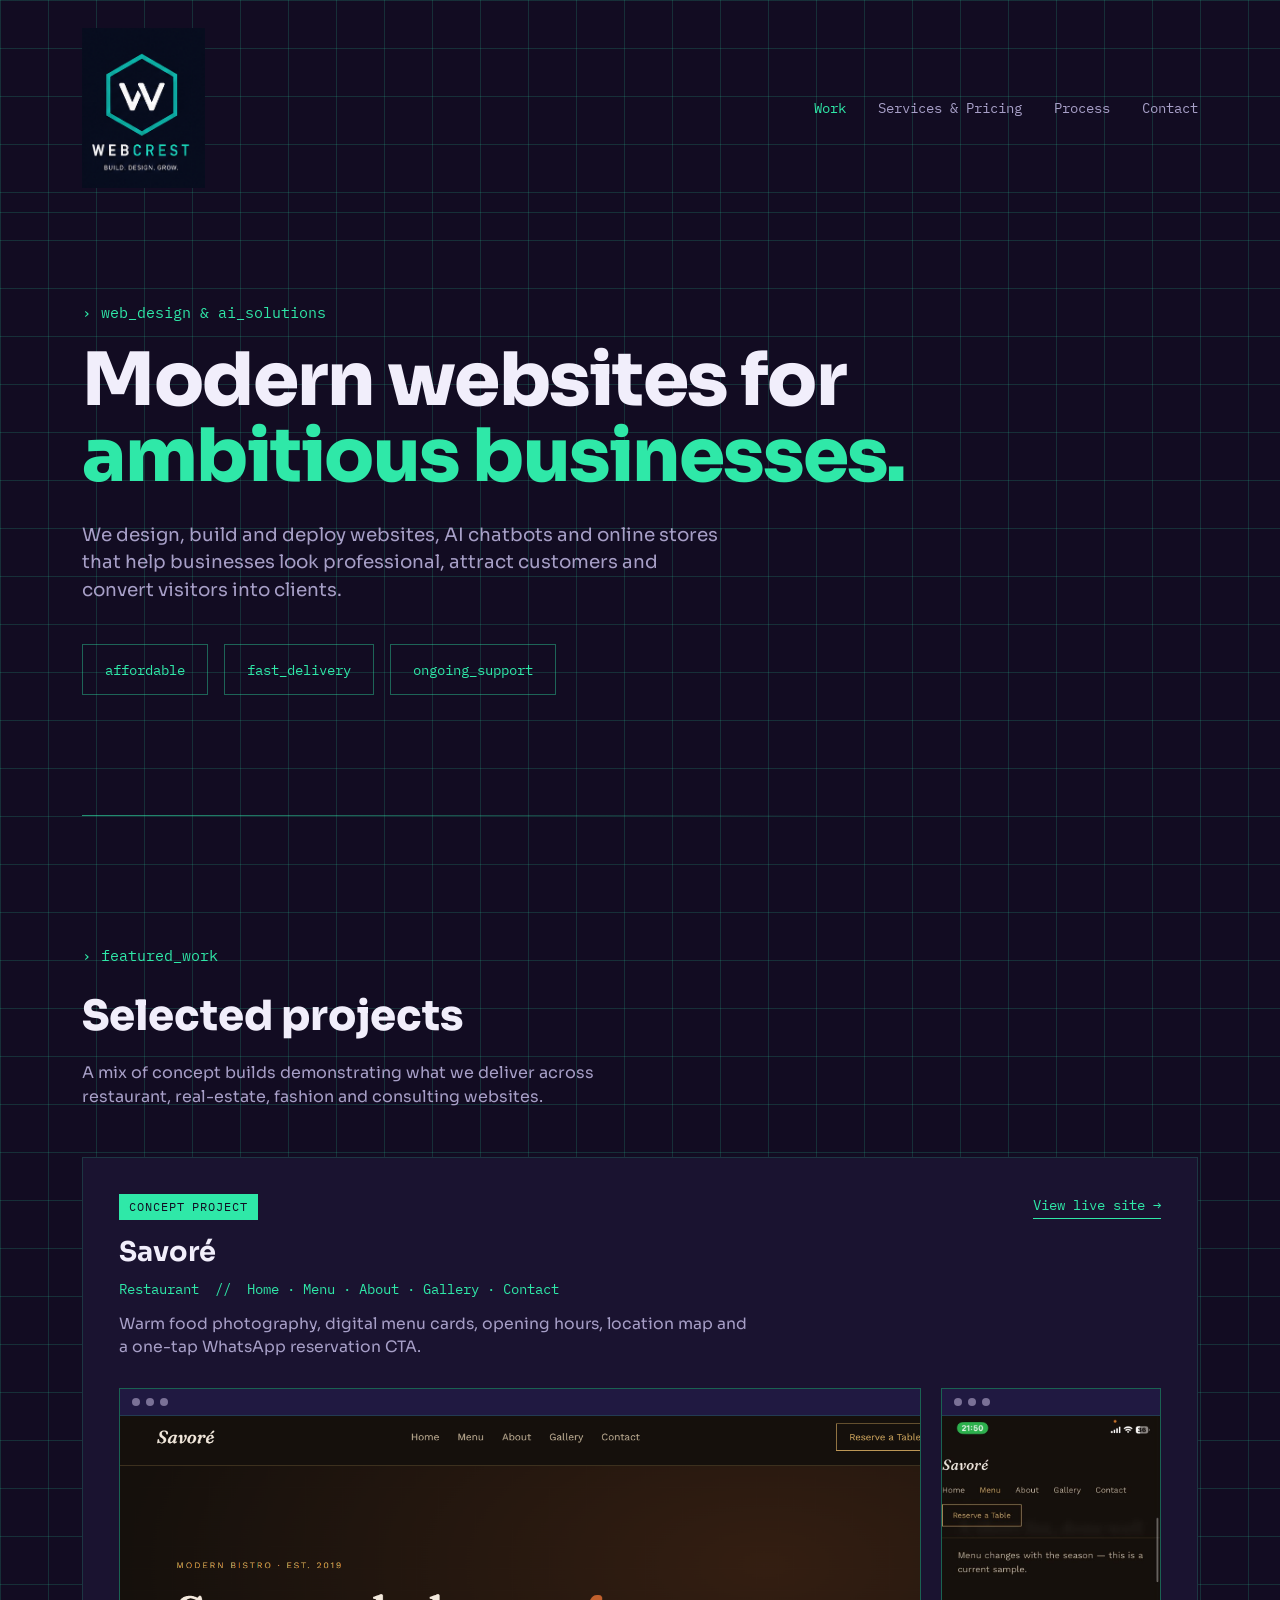
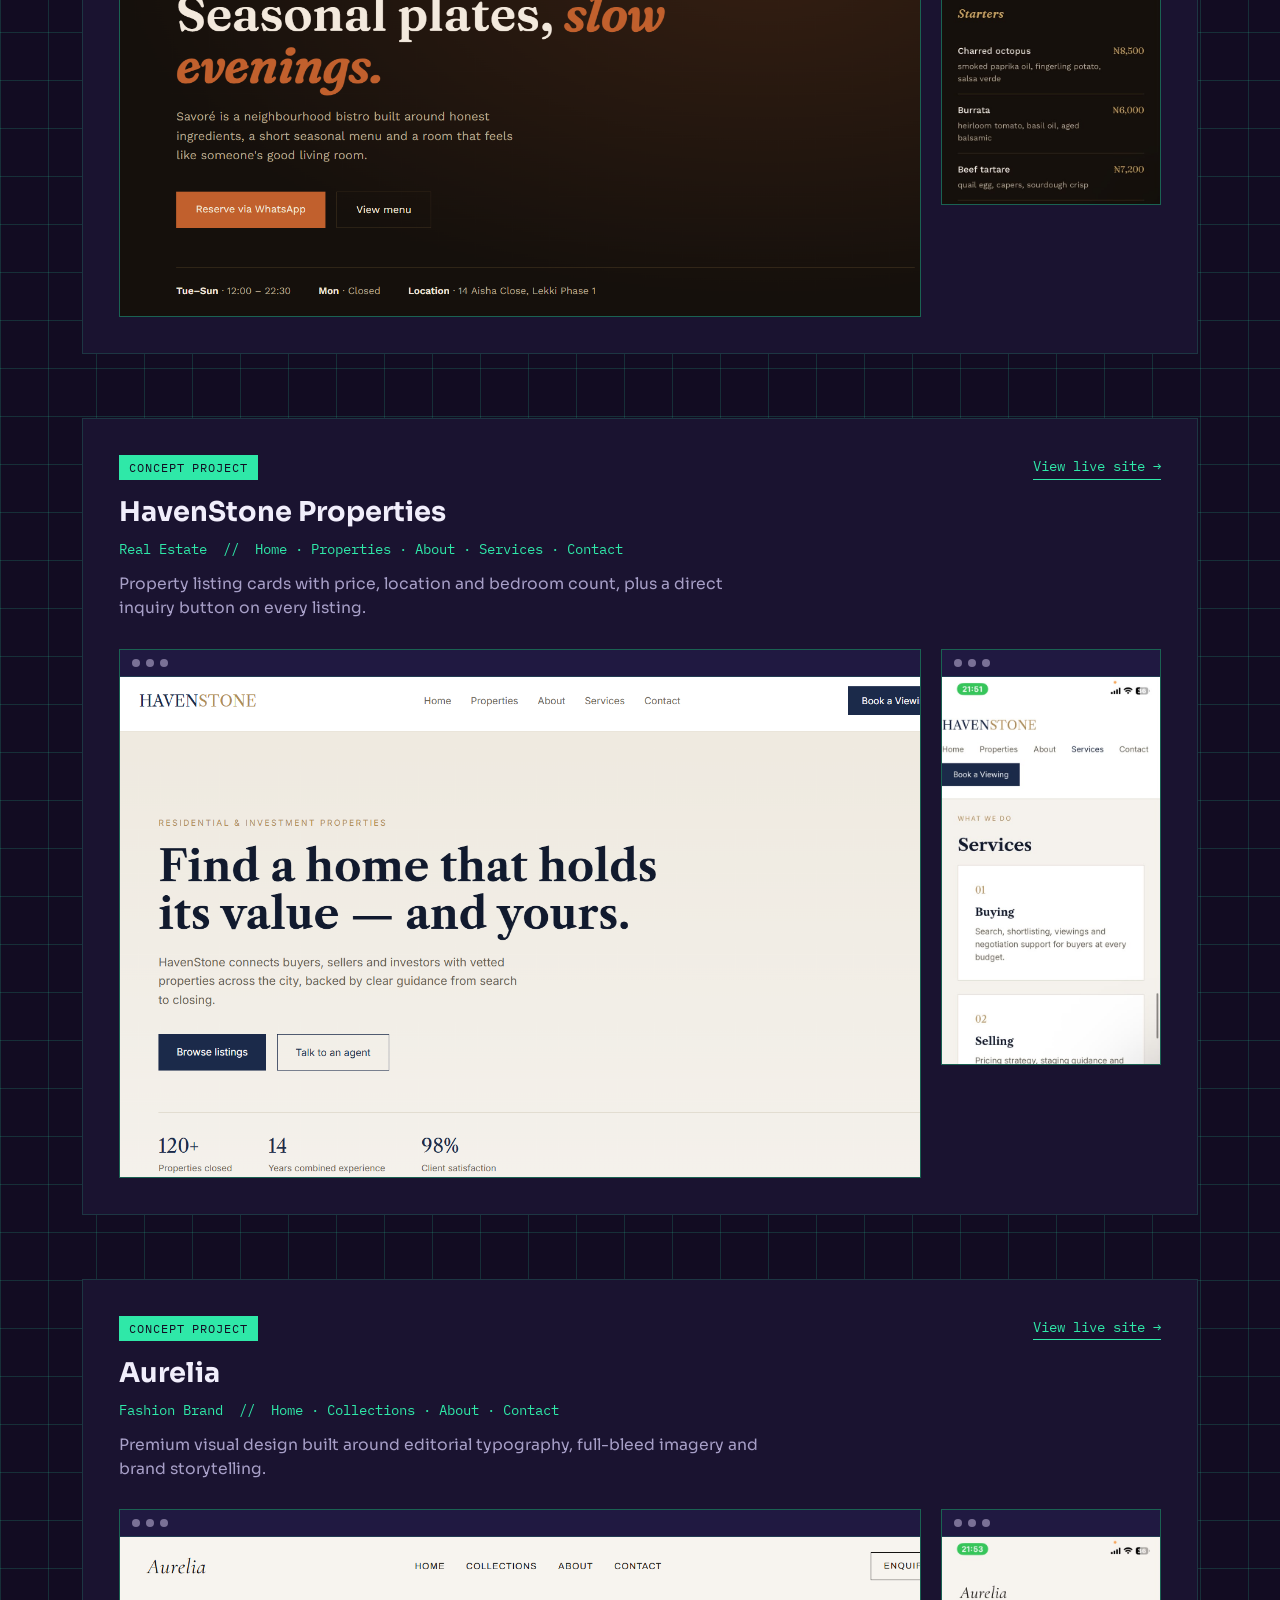
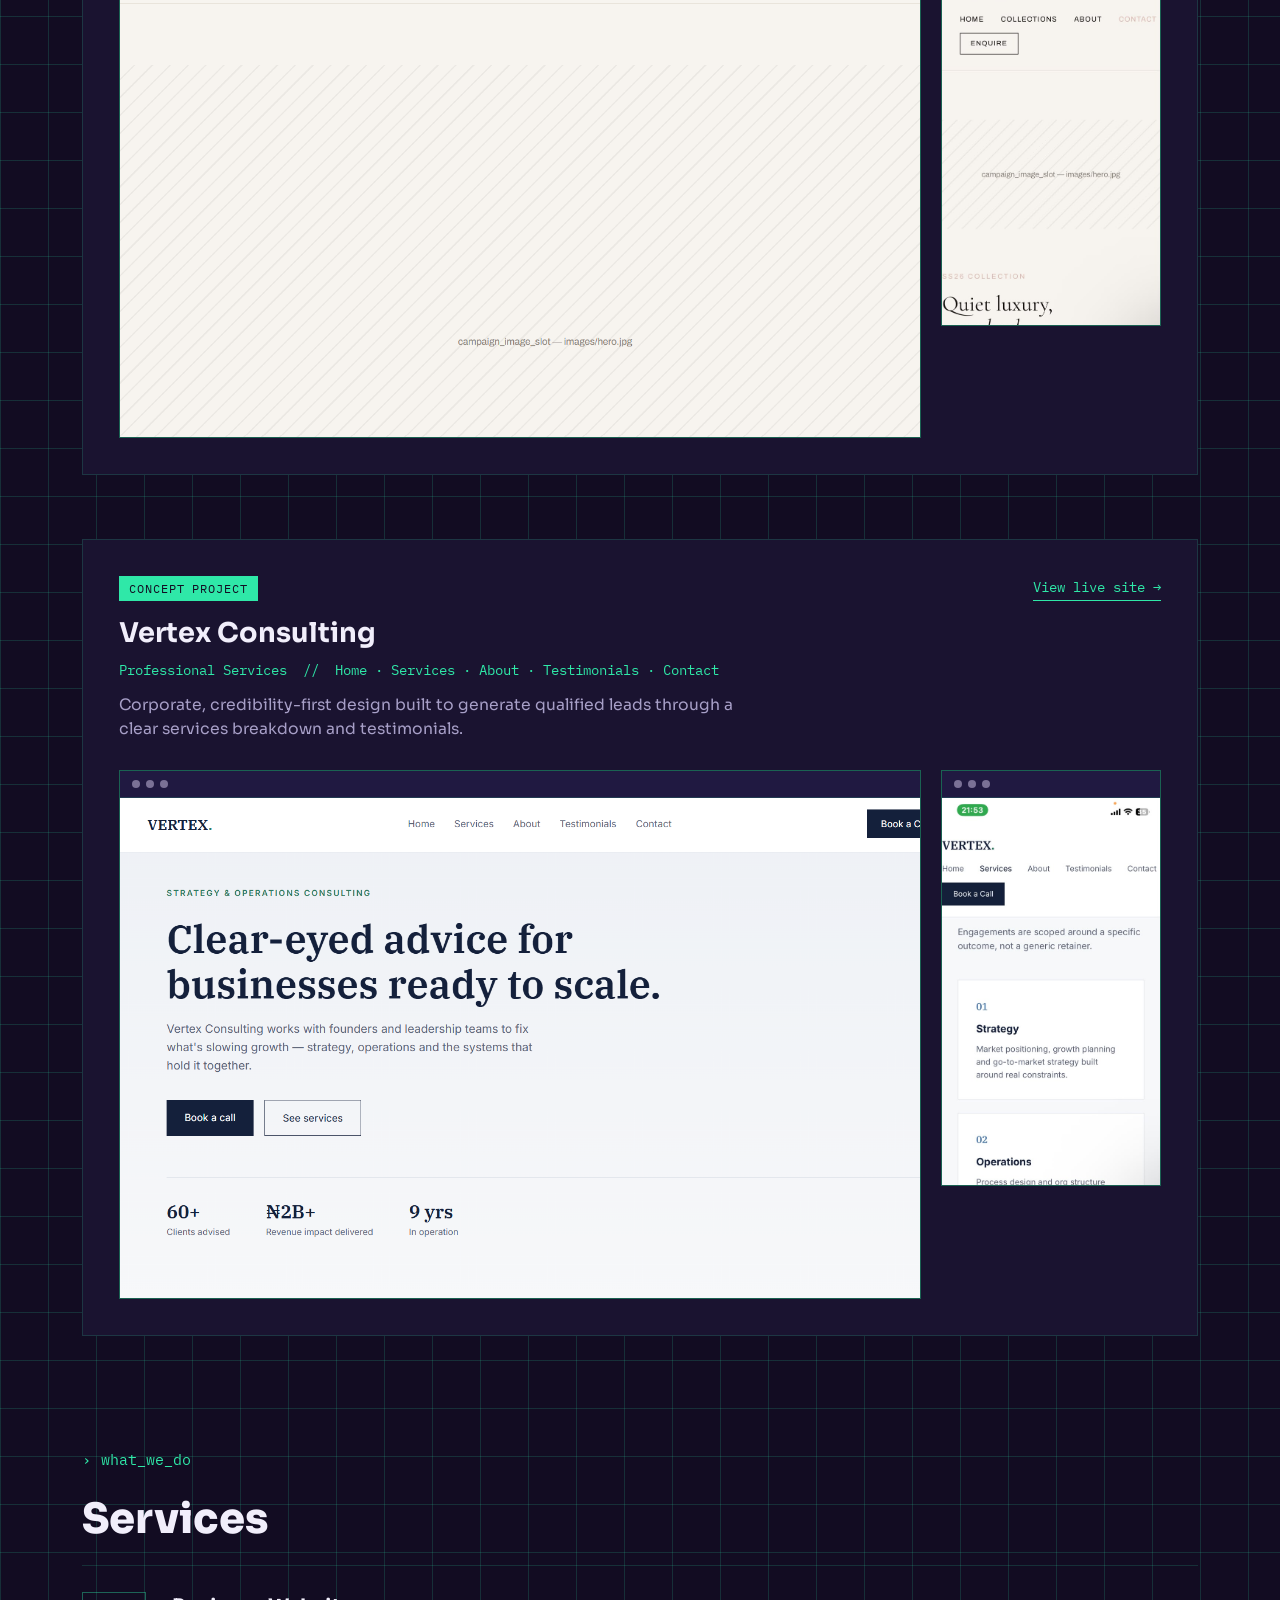
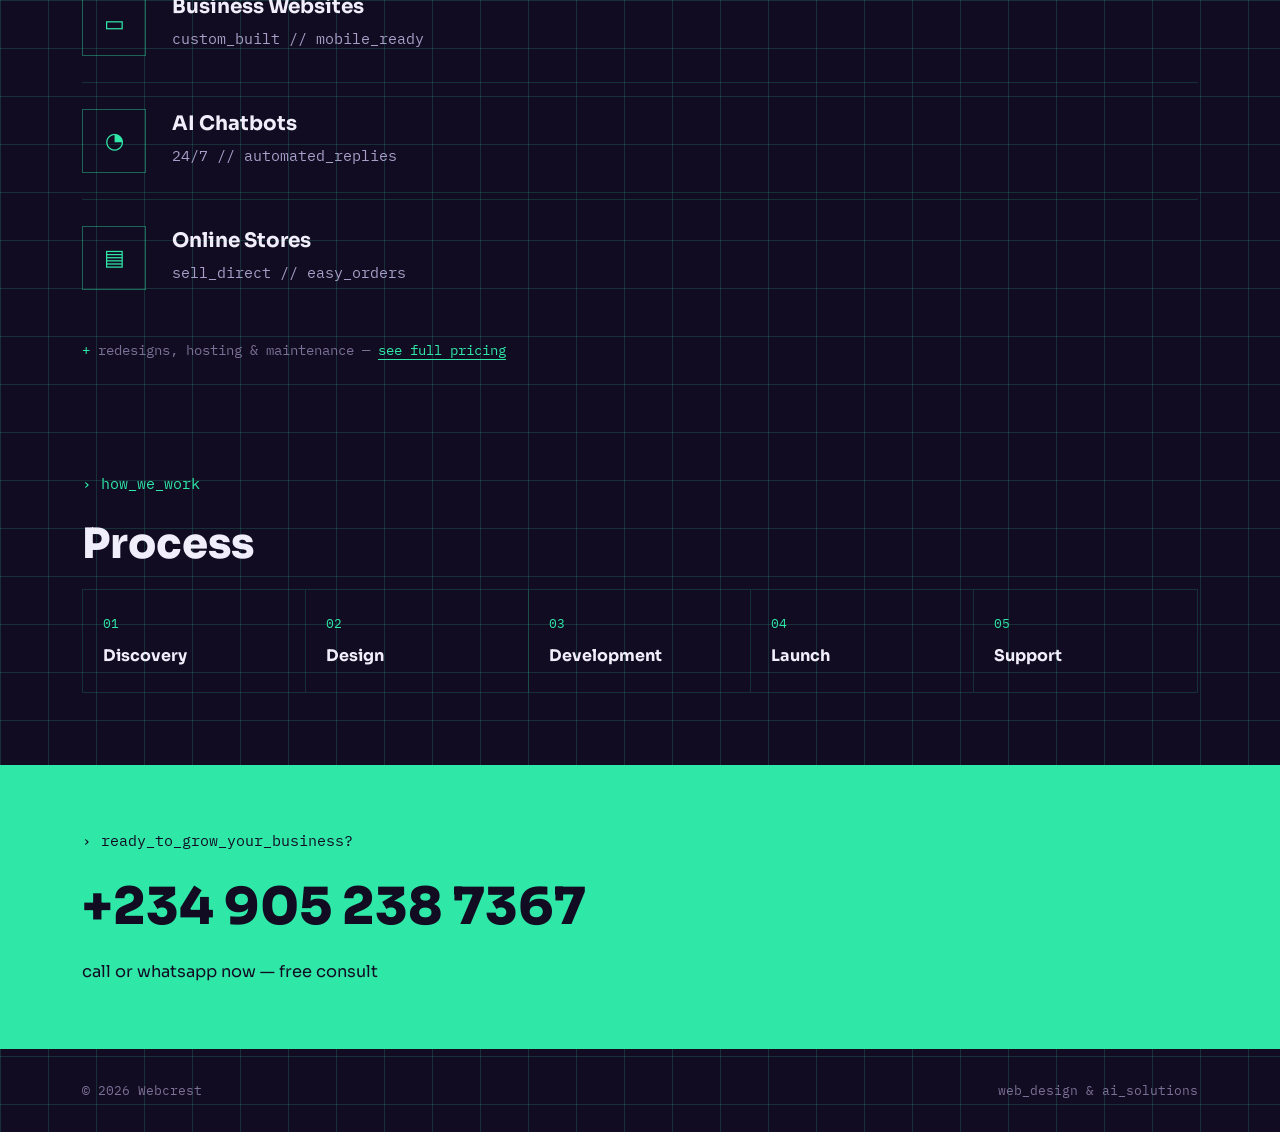
<file: index.html>
<!DOCTYPE html>
<html lang="en">
<head>
<meta charset="UTF-8">
<meta name="viewport" content="width=device-width, initial-scale=1.0">
<title>Webcrest — Modern Websites for Ambitious Businesses</title>
<link rel="stylesheet" href="style.css">
</head>
<body>

<header>
  <div class="wrap header-row">
    <div class="brand">
      <img src="./webcrest_logo_05-2.png"/>
      <!-- <div class="brand-mark">W</div>
      <div class="brand-name">WEBCREST</div> -->
    </div>
    <nav>
      <ul>
        <li><a href="index.html" class="active">Work</a></li>
        <li><a href="services.html">Services &amp; Pricing</a></li>
        <li><a href="#process">Process</a></li>
        <li><a href="#contact">Contact</a></li>
      </ul>
    </nav>
  </div>
</header>

<section class="hero">
  <div class="wrap">
    <p class="eyebrow">web_design &amp; ai_solutions</p>
    <h1>Modern websites for<br><span class="accent">ambitious businesses.</span></h1>
    <p class="sub">We design, build and deploy websites, AI chatbots and online stores that help
      businesses look professional, attract customers and convert visitors into clients.</p>
    <div class="pill-row">
      <span class="pill">affordable</span>
      <span class="pill">fast_delivery</span>
      <span class="pill">ongoing_support</span>
    </div>
  </div>
</section>

<div class="wrap"><div class="rule"></div></div>

<section id="work">
  <div class="wrap">
    <p class="eyebrow">featured_work</p>
    <h2 class="section-title">Selected projects</h2>
    <p class="section-sub">A mix of concept builds demonstrating what we deliver across restaurant,
      real-estate, fashion and consulting websites.</p>

    <div class="project-grid">

      <!-- PROJECT 1 — SAVORÉ -->
      <article class="project-card">
        <div class="project-head">
          <div>
            <span class="project-tag">Concept Project</span>
            <h3>Savoré</h3>
            <p class="project-type">Restaurant &nbsp;//&nbsp; Home · Menu · About · Gallery · Contact</p>
          </div>
          <!-- LINK SLOT: replace href with the live Netlify/custom domain URL once deployed -->
          <a href="https://savore-theta.vercel.app/" class="project-link" data-project="savore">View live site →</a>
        </div>
        <p class="project-desc">Warm food photography, digital menu cards, opening hours, location
          map and a one-tap WhatsApp reservation CTA.</p>
        <div class="shots">
          <div class="browser-frame">
            <div class="browser-bar"><span></span><span></span><span></span></div>
            <div class="shot-slot">
              <!-- SCREENSHOT SLOT (desktop): drop file at images/savore-desktop.jpg -->
              <img src="./Screenshot 2026-08-11 173336.png" alt="Savoré desktop screenshot"
                   onerror="this.style.display='none'; this.nextElementSibling.style.display='flex';">
              <span class="placeholder-label" style="display:flex;">desktop_preview<br>images/savore-desktop.jpg</span>
            </div>
          </div>
          <div class="browser-frame">
            <div class="browser-bar"><span></span><span></span><span></span></div>
            <div class="shot-slot mobile">
              <!-- SCREENSHOT SLOT (mobile): drop file at images/savore-mobile.jpg -->
              <img src="./WhatsApp Image 2026-08-11 at 9.54.19 PM (2).jpeg" alt="Savoré mobile screenshot"
                   onerror="this.style.display='none'; this.nextElementSibling.style.display='flex';">
              <span class="placeholder-label" style="display:flex;">mobile_preview<br>images/savore-mobile.jpg</span>
            </div>
          </div>
        </div>
      </article>

      <!-- PROJECT 2 — HAVENSTONE PROPERTIES -->
      <article class="project-card">
        <div class="project-head">
          <div>
            <span class="project-tag">Concept Project</span>
            <h3>HavenStone Properties</h3>
            <p class="project-type">Real Estate &nbsp;//&nbsp; Home · Properties · About · Services · Contact</p>
          </div>
          <a href="https://havenstone-real-estate.vercel.app/" class="project-link" data-project="havenstone">View live site →</a>
        </div>
        <p class="project-desc">Property listing cards with price, location and bedroom count, plus
          a direct inquiry button on every listing.</p>
        <div class="shots">
          <div class="browser-frame">
            <div class="browser-bar"><span></span><span></span><span></span></div>
            <div class="shot-slot">
              <img src="./Screenshot 2026-08-11 201450.png" alt="HavenStone Properties desktop screenshot"
                   onerror="this.style.display='none'; this.nextElementSibling.style.display='flex';">
              <span class="placeholder-label" style="display:flex;">desktop_preview<br>images/havenstone-desktop.jpg</span>
            </div>
          </div>
          <div class="browser-frame">
            <div class="browser-bar"><span></span><span></span><span></span></div>
            <div class="shot-slot mobile">
              <img src="./WhatsApp Image 2026-08-11 at 9.54.19 PM (1).jpeg" alt="HavenStone Properties mobile screenshot"
                   onerror="this.style.display='none'; this.nextElementSibling.style.display='flex';">
              <span class="placeholder-label" style="display:flex;">mobile_preview<br>images/havenstone-mobile.jpg</span>
            </div>
          </div>
        </div>
      </article>

      <!-- PROJECT 3 — AURELIA -->
      <article class="project-card">
        <div class="project-head">
          <div>
            <span class="project-tag">Concept Project</span>
            <h3>Aurelia</h3>
            <p class="project-type">Fashion Brand &nbsp;//&nbsp; Home · Collections · About · Contact</p>
          </div>
          <a href="https://aurelia-fashion-nu.vercel.app/" class="project-link" data-project="aurelia">View live site →</a>
        </div>
        <p class="project-desc">Premium visual design built around editorial typography, full-bleed
          imagery and brand storytelling.</p>
        <div class="shots">
          <div class="browser-frame">
            <div class="browser-bar"><span></span><span></span><span></span></div>
            <div class="shot-slot">
              <img src="./Screenshot 2026-08-11 201401.png" alt="Aurelia desktop screenshot"
                   onerror="this.style.display='none'; this.nextElementSibling.style.display='flex';">
              <span class="placeholder-label" style="display:flex;">desktop_preview<br>images/aurelia-desktop.jpg</span>
            </div>
          </div>
          <div class="browser-frame">
            <div class="browser-bar"><span></span><span></span><span></span></div>
            <div class="shot-slot mobile">
              <img src="./WhatsApp Image 2026-08-11 at 9.54.19 PM.jpeg" alt="Aurelia mobile screenshot"
                   onerror="this.style.display='none'; this.nextElementSibling.style.display='flex';">
              <span class="placeholder-label" style="display:flex;">mobile_preview<br>images/aurelia-mobile.jpg</span>
            </div>
          </div>
        </div>
      </article>

      <!-- PROJECT 4 — VERTEX CONSULTING -->
      <article class="project-card">
        <div class="project-head">
          <div>
            <span class="project-tag">Concept Project</span>
            <h3>Vertex Consulting</h3>
            <p class="project-type">Professional Services &nbsp;//&nbsp; Home · Services · About · Testimonials · Contact</p>
          </div>
          <a href="https://vertex-consulting-lime.vercel.app/" class="project-link" data-project="vertex">View live site →</a>
        </div>
        <p class="project-desc">Corporate, credibility-first design built to generate qualified
          leads through a clear services breakdown and testimonials.</p>
        <div class="shots">
          <div class="browser-frame">
            <div class="browser-bar"><span></span><span></span><span></span></div>
            <div class="shot-slot">
              <img src="./Screenshot 2026-08-11 201127.png" alt="Vertex Consulting desktop screenshot"
                   onerror="this.style.display='none'; this.nextElementSibling.style.display='flex';">
              <span class="placeholder-label" style="display:flex;">desktop_preview<br>images/vertex-desktop.jpg</span>
            </div>
          </div>
          <div class="browser-frame">
            <div class="browser-bar"><span></span><span></span><span></span></div>
            <div class="shot-slot mobile">
              <img src="./WhatsApp Image 2026-08-11 at 9.54.18 PM.jpeg" alt="Vertex Consulting mobile screenshot"
                   onerror="this.style.display='none'; this.nextElementSibling.style.display='flex';">
              <span class="placeholder-label" style="display:flex;">mobile_preview<br>images/vertex-mobile.jpg</span>
            </div>
          </div>
        </div>
      </article>

    </div>
  </div>
</section>

<section id="services-preview" class="tight">
  <div class="wrap">
    <p class="eyebrow">what_we_do</p>
    <h2 class="section-title">Services</h2>

    <div class="service-row">
      <div class="service-icon">▭</div>
      <div>
        <h3>Business Websites</h3>
        <p>custom_built // mobile_ready</p>
      </div>
    </div>
    <div class="service-row">
      <div class="service-icon">◔</div>
      <div>
        <h3>AI Chatbots</h3>
        <p>24/7 // automated_replies</p>
      </div>
    </div>
    <div class="service-row">
      <div class="service-icon">▤</div>
      <div>
        <h3>Online Stores</h3>
        <p>sell_direct // easy_orders</p>
      </div>
    </div>

    <p class="note-line" style="margin-top:24px;"><span class="plus">+</span> redesigns, hosting &amp; maintenance — <a href="services.html" style="color:var(--mint); border-bottom:1px solid var(--mint);">see full pricing</a></p>
  </div>
</section>

<section id="process">
  <div class="wrap">
    <p class="eyebrow">how_we_work</p>
    <h2 class="section-title">Process</h2>
    <div class="process-row">
      <div class="process-step"><span class="num">01</span><h4>Discovery</h4></div>
      <div class="process-step"><span class="num">02</span><h4>Design</h4></div>
      <div class="process-step"><span class="num">03</span><h4>Development</h4></div>
      <div class="process-step"><span class="num">04</span><h4>Launch</h4></div>
      <div class="process-step"><span class="num">05</span><h4>Support</h4></div>
    </div>
  </div>
</section>

<section class="cta-band" id="contact">
  <div class="wrap">
    <p class="eyebrow">ready_to_grow_your_business?</p>
    <a class="cta-phone-link" href="tel:+2349052387367"><div class="cta-phone">+234 905 238 7367</div></a>
    <p class="note">call or whatsapp now — free consult</p>
  </div>
</section>

<footer>
  <div class="wrap footer-row" style="display:flex; justify-content:space-between; width:100%;">
    <span>© 2026 Webcrest</span>
    <span>web_design &amp; ai_solutions</span>
  </div>
</footer>

</body>
</html>
</file>
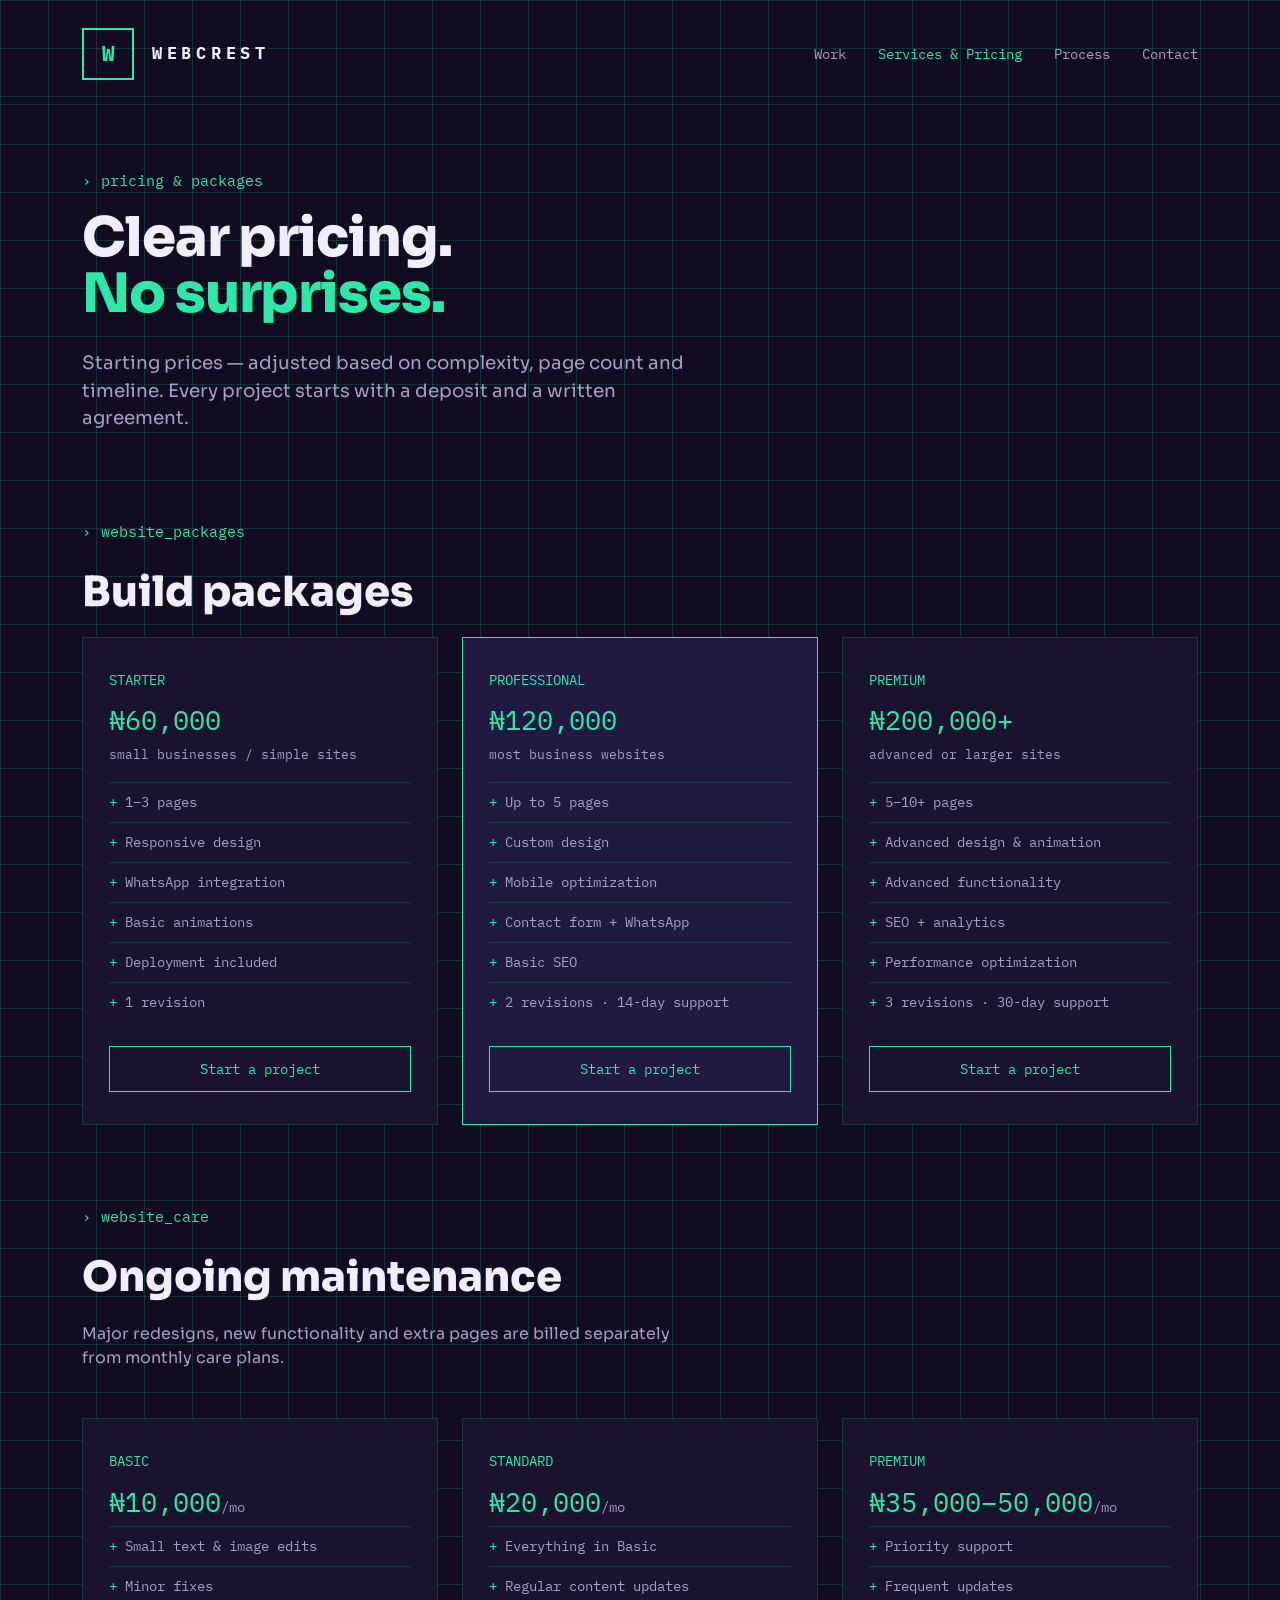
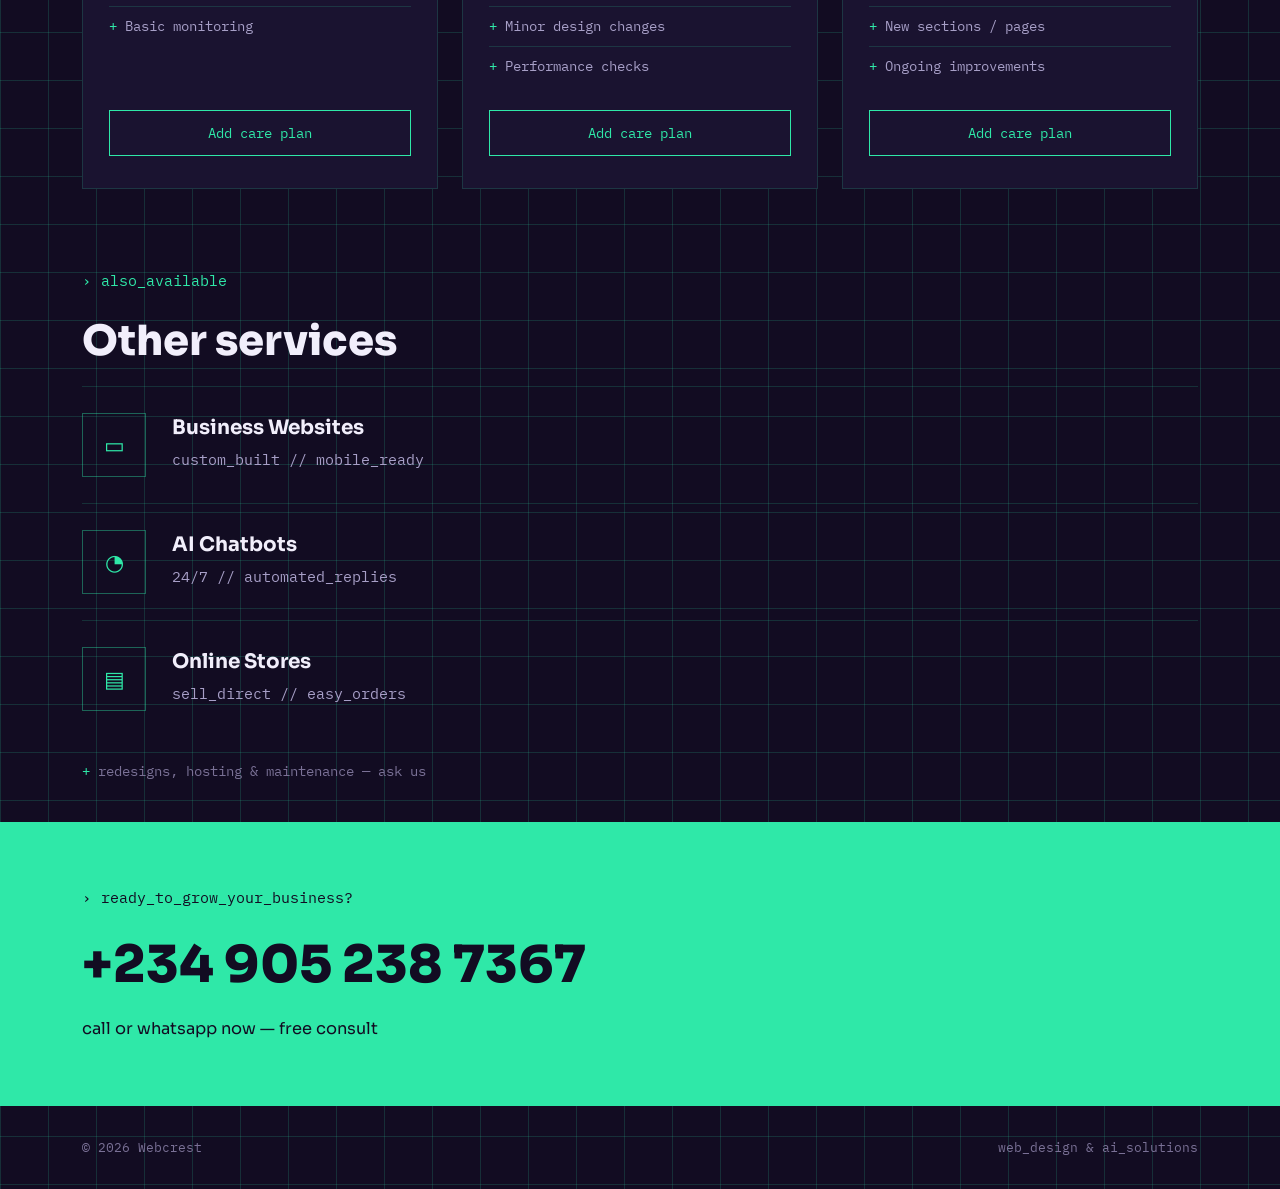
<file: services.html>
<!DOCTYPE html>
<html lang="en">
<head>
<meta charset="UTF-8">
<meta name="viewport" content="width=device-width, initial-scale=1.0">
<title>Webcrest — Services &amp; Pricing</title>
<link rel="stylesheet" href="style.css">
</head>
<body>

<header>
  <div class="wrap header-row">
    <div class="brand">
      <div class="brand-mark">W</div>
      <div class="brand-name">WEBCREST</div>
    </div>
    <nav>
      <ul>
        <li><a href="index.html">Work</a></li>
        <li><a href="services.html" class="active">Services &amp; Pricing</a></li>
        <li><a href="index.html#process">Process</a></li>
        <li><a href="#contact">Contact</a></li>
      </ul>
    </nav>
  </div>
</header>

<section class="hero" style="padding:64px 0 48px;">
  <div class="wrap">
    <p class="eyebrow">pricing &amp; packages</p>
    <h1 style="font-size:clamp(2.2rem,5vw,3.4rem);">Clear pricing.<br><span class="accent">No surprises.</span></h1>
    <p class="sub">Starting prices — adjusted based on complexity, page count and timeline.
      Every project starts with a deposit and a written agreement.</p>
  </div>
</section>

<section class="tight" id="packages">
  <div class="wrap">
    <p class="eyebrow">website_packages</p>
    <h2 class="section-title">Build packages</h2>

    <div class="price-grid">

      <div class="price-card">
        <span class="project-type">STARTER</span>
        <div class="price">₦60,000</div>
        <p class="best-for">small businesses / simple sites</p>
        <ul>
          <li>1–3 pages</li>
          <li>Responsive design</li>
          <li>WhatsApp integration</li>
          <li>Basic animations</li>
          <li>Deployment included</li>
          <li>1 revision</li>
        </ul>
        <a href="tel:+2349052387367" class="price-cta">Start a project</a>
      </div>

      <div class="price-card featured">
        <span class="project-type">PROFESSIONAL</span>
        <div class="price">₦120,000</div>
        <p class="best-for">most business websites</p>
        <ul>
          <li>Up to 5 pages</li>
          <li>Custom design</li>
          <li>Mobile optimization</li>
          <li>Contact form + WhatsApp</li>
          <li>Basic SEO</li>
          <li>2 revisions · 14-day support</li>
        </ul>
        <a href="tel:+2349052387367" class="price-cta">Start a project</a>
      </div>

      <div class="price-card">
        <span class="project-type">PREMIUM</span>
        <div class="price">₦200,000+</div>
        <p class="best-for">advanced or larger sites</p>
        <ul>
          <li>5–10+ pages</li>
          <li>Advanced design &amp; animation</li>
          <li>Advanced functionality</li>
          <li>SEO + analytics</li>
          <li>Performance optimization</li>
          <li>3 revisions · 30-day support</li>
        </ul>
        <a href="https://wa.me/2349052387367" class="price-cta">Start a project</a>
      </div>

    </div>
  </div>
</section>

<section class="tight" id="care">
  <div class="wrap">
    <p class="eyebrow">website_care</p>
    <h2 class="section-title">Ongoing maintenance</h2>
    <p class="section-sub">Major redesigns, new functionality and extra pages are billed separately
      from monthly care plans.</p>

    <div class="price-grid">

      <div class="price-card">
        <span class="project-type">BASIC</span>
        <div class="price">₦10,000<small>/mo</small></div>
        <ul>
          <li>Small text &amp; image edits</li>
          <li>Minor fixes</li>
          <li>Basic monitoring</li>
        </ul>
        <a href="https://wa.me/2349052387367" class="price-cta">Add care plan</a>
      </div>

      <div class="price-card">
        <span class="project-type">STANDARD</span>
        <div class="price">₦20,000<small>/mo</small></div>
        <ul>
          <li>Everything in Basic</li>
          <li>Regular content updates</li>
          <li>Minor design changes</li>
          <li>Performance checks</li>
        </ul>
        <a href="tel:+2349052387367" class="price-cta">Add care plan</a>
      </div>

      <div class="price-card">
        <span class="project-type">PREMIUM</span>
        <div class="price">₦35,000–50,000<small>/mo</small></div>
        <ul>
          <li>Priority support</li>
          <li>Frequent updates</li>
          <li>New sections / pages</li>
          <li>Ongoing improvements</li>
        </ul>
        <a href="https://wa.me/2349052387367" class="price-cta">Add care plan</a>
      </div>

    </div>
  </div>
</section>

<section class="tight" id="other-services">
  <div class="wrap">
    <p class="eyebrow">also_available</p>
    <h2 class="section-title">Other services</h2>
    <div class="service-row">
      <div class="service-icon">▭</div>
      <div><h3>Business Websites</h3><p>custom_built // mobile_ready</p></div>
    </div>
    <div class="service-row">
      <div class="service-icon">◔</div>
      <div><h3>AI Chatbots</h3><p>24/7 // automated_replies</p></div>
    </div>
    <div class="service-row">
      <div class="service-icon">▤</div>
      <div><h3>Online Stores</h3><p>sell_direct // easy_orders</p></div>
    </div>
    <p class="note-line" style="margin-top:24px;"><span class="plus">+</span> redesigns, hosting &amp; maintenance — ask us</p>
  </div>
</section>

<section class="cta-band" id="contact">
  <div class="wrap">
    <p class="eyebrow">ready_to_grow_your_business?</p>
    <a class="cta-phone-link" href="https://wa.me/2349052387367"><div class="cta-phone">+234 905 238 7367</div></a>
    <p class="note">call or whatsapp now — free consult</p>
  </div>
</section>

<footer>
  <div class="wrap footer-row" style="display:flex; justify-content:space-between; width:100%;">
    <span>© 2026 Webcrest</span>
    <span>web_design &amp; ai_solutions</span>
  </div>
</footer>

</body>
</html>
</file>
<file: style.css>
/* ===========================================================
   WEBCREST — shared design tokens & styles
   Palette: deep navy/violet bg, mint-green accent, terminal motif
   =========================================================== */

@import url('https://fonts.googleapis.com/css2?family=IBM+Plex+Mono:wght@400;500;600;700&family=Sora:wght@400;600;700;800&display=swap');

:root{
  --bg:            #120C22;
  --bg-panel:      #1A1330;
  --bg-panel-2:    #201941;
  --line:          rgba(47, 232, 168, 0.16);
  --line-strong:   rgba(47, 232, 168, 0.4);
  --mint:          #2FE8A8;
  --mint-strong:   #1BFFB0;
  --text:          #F1EEFB;
  --text-muted:    #A79FC7;
  --text-dim:      #7A7196;
  --radius:        2px;
  --maxw:          1180px;
  --serial-font:   'IBM Plex Mono', monospace;
  --display-font:  'Sora', sans-serif;
}

*{ box-sizing:border-box; margin:0; padding:0; }

html{ scroll-behavior:smooth; }

body{
  background:
    linear-gradient(var(--line) 1px, transparent 1px) 0 0/48px 48px,
    linear-gradient(90deg, var(--line) 1px, transparent 1px) 0 0/48px 48px,
    var(--bg);
  color:var(--text);
  font-family:var(--display-font);
  line-height:1.5;
  -webkit-font-smoothing:antialiased;
}

a{ color:inherit; text-decoration:none; }
img{ max-width:100%; display:block; }
ul{ list-style:none; }

.mono{ font-family:var(--serial-font); }

.wrap{
  max-width:var(--maxw);
  margin:0 auto;
  padding:0 32px;
}

/* focus visibility */
a:focus-visible, button:focus-visible{
  outline:2px solid var(--mint);
  outline-offset:3px;
}

@media (prefers-reduced-motion: reduce){
  *{ animation:none !important; transition:none !important; }
}

/* ---------- header ---------- */
header{
  padding:28px 0 24px;
  border-bottom:1px solid var(--line);
}
.header-row{
  display:flex;
  align-items:center;
  justify-content:space-between;
  gap:24px;
  flex-wrap:wrap;
}
.brand{
  display:flex;
  align-items:center;
  gap:18px;
}
.brand-mark{
  width:52px; height:52px;
  border:2px solid var(--mint);
  display:flex; align-items:center; justify-content:center;
  font-family:var(--serial-font);
  font-weight:700;
  font-size:1.3rem;
  color:var(--mint);
  flex-shrink:0;
}

.brand img{
  height: 10em;
  width:auto;
  display:block;
}
.brand-name{
  font-family:var(--serial-font);
  font-weight:700;
  letter-spacing:0.28em;
  font-size:1.05rem;
}
nav ul{
  display:flex;
  gap:32px;
  font-family:var(--serial-font);
  font-size:0.85rem;
  color:var(--text-muted);
}
nav a:hover, nav a.active{ color:var(--mint); }

/* ---------- eyebrow / section labels ---------- */
.eyebrow{
  display:flex;
  align-items:center;
  gap:10px;
  font-family:var(--serial-font);
  color:var(--mint);
  font-size:0.95rem;
  margin-bottom:18px;
}
.eyebrow::before{ content:"›"; }

/* ---------- hero ---------- */
.hero{ padding:88px 0 64px; }
.hero h1{
  font-family:var(--display-font);
  font-weight:800;
  font-size:clamp(2.6rem, 6vw, 4.6rem);
  line-height:1.04;
  letter-spacing:-0.02em;
}
.hero h1 .accent{ color:var(--mint); }
.hero .sub{
  margin-top:26px;
  max-width:640px;
  color:var(--text-muted);
  font-size:1.15rem;
}
.pill-row{
  display:flex; flex-wrap:wrap;
  gap:16px;
  margin-top:40px;
}
.pill{
  border:1px solid var(--line-strong);
  padding:14px 22px;
  font-family:var(--serial-font);
  color:var(--mint);
  font-size:0.9rem;
}

.rule{
  height:1px;
  background:linear-gradient(90deg, var(--mint), transparent 70%);
  margin:56px 0;
  opacity:0.6;
}

/* ---------- generic section ---------- */
section{ padding:72px 0; }
section.tight{ padding:40px 0; }
h2.section-title{
  font-family:var(--display-font);
  font-weight:800;
  font-size:clamp(1.9rem, 3.4vw, 2.6rem);
  margin-bottom:14px;
}
.section-sub{
  color:var(--text-muted);
  max-width:600px;
  margin-bottom:48px;
}

/* ---------- service list (index page) ---------- */
.service-row{
  display:flex;
  gap:26px;
  align-items:flex-start;
  padding:26px 0;
  border-top:1px solid var(--line);
}
.service-row:last-child{ border-bottom:1px solid var(--line); }
.service-icon{
  width:64px; height:64px;
  border:1px solid var(--line-strong);
  flex-shrink:0;
  display:flex; align-items:center; justify-content:center;
  color:var(--mint);
  font-size:1.4rem;
}
.service-row h3{ font-size:1.25rem; margin-bottom:6px; }
.service-row p{
  font-family:var(--serial-font);
  color:var(--text-muted);
  font-size:0.92rem;
}

/* ---------- project cards (portfolio) ---------- */
.project-grid{
  display:grid;
  grid-template-columns:1fr;
  gap:64px;
}
.project-card{
  border:1px solid var(--line);
  background:var(--bg-panel);
  padding:36px;
}
.project-head{
  display:flex;
  justify-content:space-between;
  align-items:flex-start;
  flex-wrap:wrap;
  gap:16px;
  margin-bottom:8px;
}
.project-tag{
  display:inline-block;
  font-family:var(--serial-font);
  font-size:0.72rem;
  letter-spacing:0.08em;
  color:var(--bg);
  background:var(--mint);
  padding:4px 10px;
  margin-bottom:12px;
  text-transform:uppercase;
}
.project-card h3{
  font-size:1.7rem;
  margin-bottom:6px;
}
.project-type{
  font-family:var(--serial-font);
  color:var(--mint);
  font-size:0.85rem;
}
.project-desc{
  color:var(--text-muted);
  max-width:640px;
  margin:14px 0 28px;
  font-size:0.98rem;
}
.project-link{
  font-family:var(--serial-font);
  color:var(--mint);
  font-size:0.9rem;
  border-bottom:1px solid var(--mint);
  padding-bottom:2px;
}
.project-link:hover{ color:var(--mint-strong); border-color:var(--mint-strong); }

/* screenshot mock frames */
.shots{
  display:grid;
  grid-template-columns:1fr 220px;
  gap:20px;
  align-items:start;
}
@media (max-width:640px){
  .shots{ grid-template-columns:1fr; }
}

.browser-frame{
  border:1px solid var(--line-strong);
  background:#0D0919;
  overflow:hidden;
}
.browser-bar{
  display:flex;
  gap:6px;
  padding:9px 12px;
  border-bottom:1px solid var(--line);
  background:var(--bg-panel-2);
}
.browser-bar span{
  width:8px; height:8px; border-radius:50%;
  background:var(--text-dim);
}
.shot-slot{
  aspect-ratio:16/10;
  position:relative;
  background:
    repeating-linear-gradient(135deg, rgba(47,232,168,0.05) 0 2px, transparent 2px 14px);
  display:flex;
  align-items:center;
  justify-content:center;
}
.shot-slot.mobile{ aspect-ratio:9/16; }
.shot-slot img{
  position:absolute; inset:0;
  width:100%; height:100%;
  object-fit:cover; object-position:top;
}
.shot-slot .placeholder-label{
  font-family:var(--serial-font);
  color:var(--text-dim);
  font-size:0.75rem;
  text-align:center;
  padding:0 16px;
}

/* ---------- pricing cards ---------- */
.price-grid{
  display:grid;
  grid-template-columns:repeat(auto-fit, minmax(250px, 1fr));
  gap:24px;
}
.price-card{
  border:1px solid var(--line);
  background:var(--bg-panel);
  padding:32px 26px;
  display:flex;
  flex-direction:column;
}
.price-card.featured{
  border-color:var(--mint);
  background:var(--bg-panel-2);
}
.price-card h3{ font-size:1.2rem; margin-bottom:6px; }
.price-card .price{
  font-family:var(--serial-font);
  color:var(--mint);
  font-size:1.7rem;
  margin:10px 0 4px;
}
.price-card .price small{
  font-size:0.85rem;
  color:var(--text-muted);
}
.price-card .best-for{
  font-family:var(--serial-font);
  font-size:0.8rem;
  color:var(--text-muted);
  margin-bottom:18px;
}
.price-card ul{
  margin:0 0 24px;
  flex-grow:1;
}
.price-card li{
  font-family:var(--serial-font);
  font-size:0.87rem;
  color:var(--text-muted);
  padding:9px 0;
  border-top:1px solid var(--line);
}
.price-card li:before{
  content:"+ ";
  color:var(--mint);
}
.price-cta{
  text-align:center;
  border:1px solid var(--mint);
  padding:12px;
  font-family:var(--serial-font);
  color:var(--mint);
  font-size:0.85rem;
}
.price-cta:hover{ background:var(--mint); color:var(--bg); }

/* ---------- process steps ---------- */
.process-row{
  display:flex;
  flex-wrap:wrap;
  gap:0;
  border:1px solid var(--line);
}
.process-step{
  flex:1 1 150px;
  padding:24px 20px;
  border-right:1px solid var(--line);
}
.process-step:last-child{ border-right:none; }
.process-step .num{
  font-family:var(--serial-font);
  color:var(--mint);
  font-size:0.8rem;
  margin-bottom:10px;
  display:block;
}
.process-step h4{ font-size:1rem; }

/* ---------- CTA band ---------- */
.cta-band{
  background:var(--mint);
  color:var(--bg);
  padding:64px 0;
}
.cta-band .eyebrow{ color:var(--bg); }
.cta-band .eyebrow::before{ color:var(--bg); }
.cta-band h2{
  font-family:var(--serial-font);
  font-weight:700;
  letter-spacing:0.04em;
  font-size:1.3rem;
  margin-bottom:22px;
}
.cta-phone{
  font-family:var(--display-font);
  font-weight:800;
  font-size:clamp(2rem, 5vw, 3.2rem);
  margin-bottom:14px;
}
.cta-band .note{ font-size:1.02rem; }
.cta-band a.cta-phone-link:hover{ text-decoration:underline; }

/* ---------- footer ---------- */
footer{
  padding:32px 0;
  font-family:var(--serial-font);
  color:var(--text-dim);
  font-size:0.8rem;
  display:flex;
  justify-content:space-between;
  flex-wrap:wrap;
  gap:12px;
}

/* ---------- misc ---------- */
.note-line{
  font-family:var(--serial-font);
  color:var(--text-dim);
  font-size:0.85rem;
}
.note-line .plus{ color:var(--mint); }
</file>
